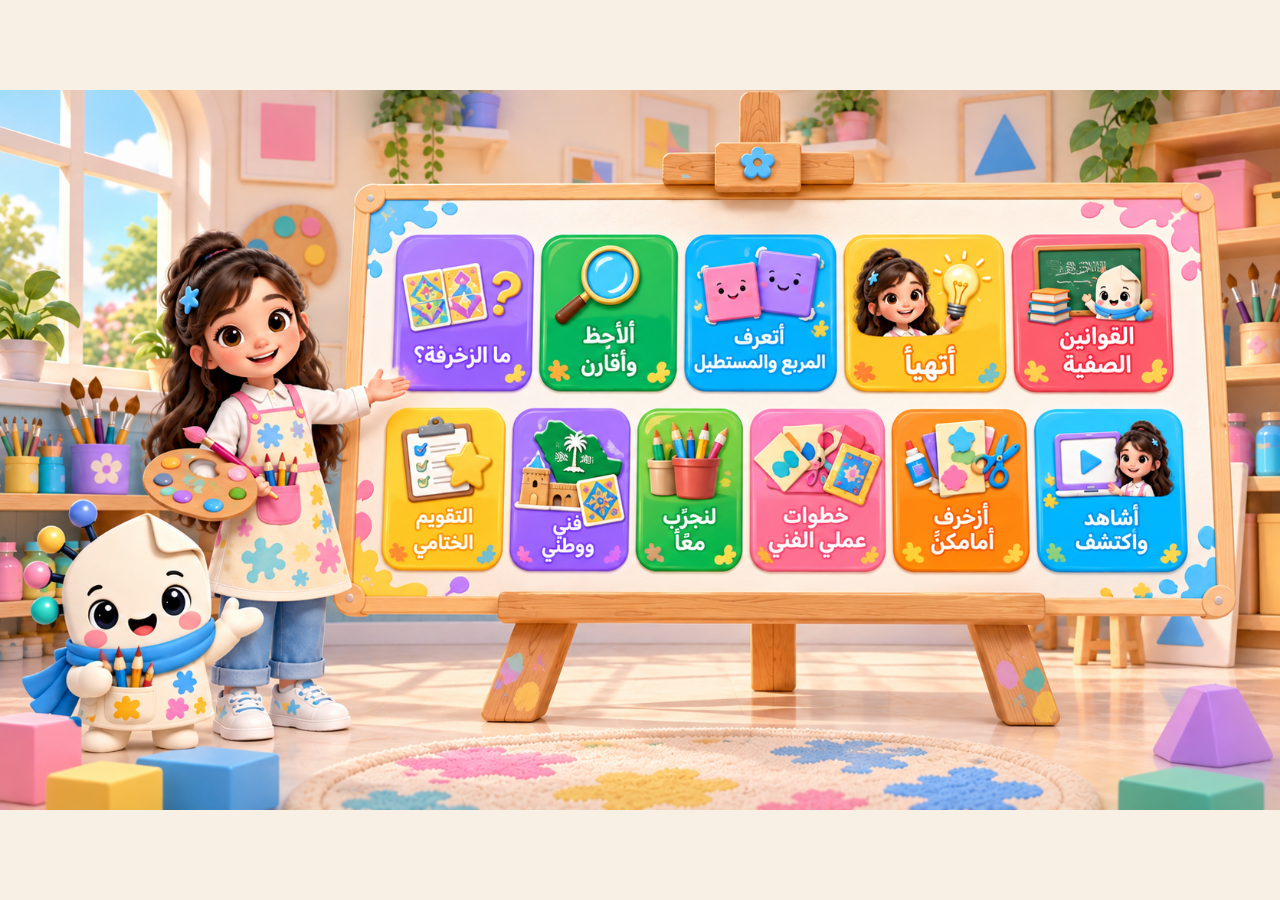
<file: index.html>
<!doctype html>
<html lang="ar" dir="rtl">
<head>
<meta charset="utf-8">
<meta name="viewport" content="width=device-width,initial-scale=1,viewport-fit=cover">
<title>أزخرف بالمربع والمستطيل</title>
<style>
*{box-sizing:border-box}html,body{margin:0;width:100%;height:100%;overflow:hidden;background:#f8f0e5}
body{display:flex;align-items:center;justify-content:center}
.stage{
  position:relative;
  width:min(100vw,calc(100vh * 1671 / 941));
  height:min(100vh,calc(100vw * 941 / 1671));
  aspect-ratio:1671/941;
  background:url('home.png') center/100% 100% no-repeat;
  flex:none;
}
.hot{position:absolute;display:block;background:transparent;border:0;border-radius:18px;cursor:pointer;-webkit-tap-highlight-color:transparent;touch-action:manipulation}
.hot:focus-visible{outline:4px solid rgba(255,255,255,.9);outline-offset:-4px}
/* الصف العلوي — الإحداثيات مرتبطة مباشرة بصورة home.png */
.rules{left:79.0%;top:19.7%;width:11.4%;height:21.7%}
.warm{left:65.0%;top:19.7%;width:12.1%;height:21.7%}
.shapes{left:52.8%;top:19.7%;width:11.5%;height:21.7%}
.compare{left:41.6%;top:19.7%;width:10.6%;height:21.7%}
.decoration{left:30.3%;top:19.7%;width:10.6%;height:21.7%}
/* الصف السفلي */
.watch{left:79.6%;top:43.7%;width:11.5%;height:22.4%}
.demo{left:68.8%;top:43.7%;width:10.4%;height:22.4%}
.steps{left:57.8%;top:43.7%;width:10.4%;height:22.4%}
.try{left:48.9%;top:43.7%;width:8.3%;height:22.4%}
.homeland{left:39.3%;top:43.7%;width:9.2%;height:22.4%}
.assessment{left:29.6%;top:43.7%;width:9.4%;height:22.4%}
</style>
</head>
<body>
<main class="stage" aria-label="الشاشة الرئيسية للدرس">
  <a class="hot rules" href="01-class-rules.html" aria-label="القوانين الصفية"></a>
  <a class="hot warm" href="02-warm-up.html" aria-label="أتهيأ"></a>
  <a class="hot shapes" href="03-shapes.html" aria-label="أتعرف المربع والمستطيل"></a>
  <a class="hot compare" href="04-compare.html" aria-label="ألاحظ وأقارن"></a>
  <a class="hot decoration" href="05-decoration.html" aria-label="ما الزخرفة؟"></a>
  <a class="hot watch" href="06-watch-discover.html" aria-label="أشاهد وأكتشف"></a>
  <a class="hot demo" href="07-demonstration.html" aria-label="أزخرف أمامكن"></a>
  <a class="hot steps" href="08-art-steps.html" aria-label="خطوات عملي الفني"></a>
  <a class="hot try" href="09-try-together.html" aria-label="لنجرب معًا"></a>
  <a class="hot homeland" href="10-art-homeland.html" aria-label="فني ووطني"></a>
  <a class="hot assessment" href="11-final-assessment.html" aria-label="التقويم الختامي"></a>
</main>
</body>
</html>
</file>
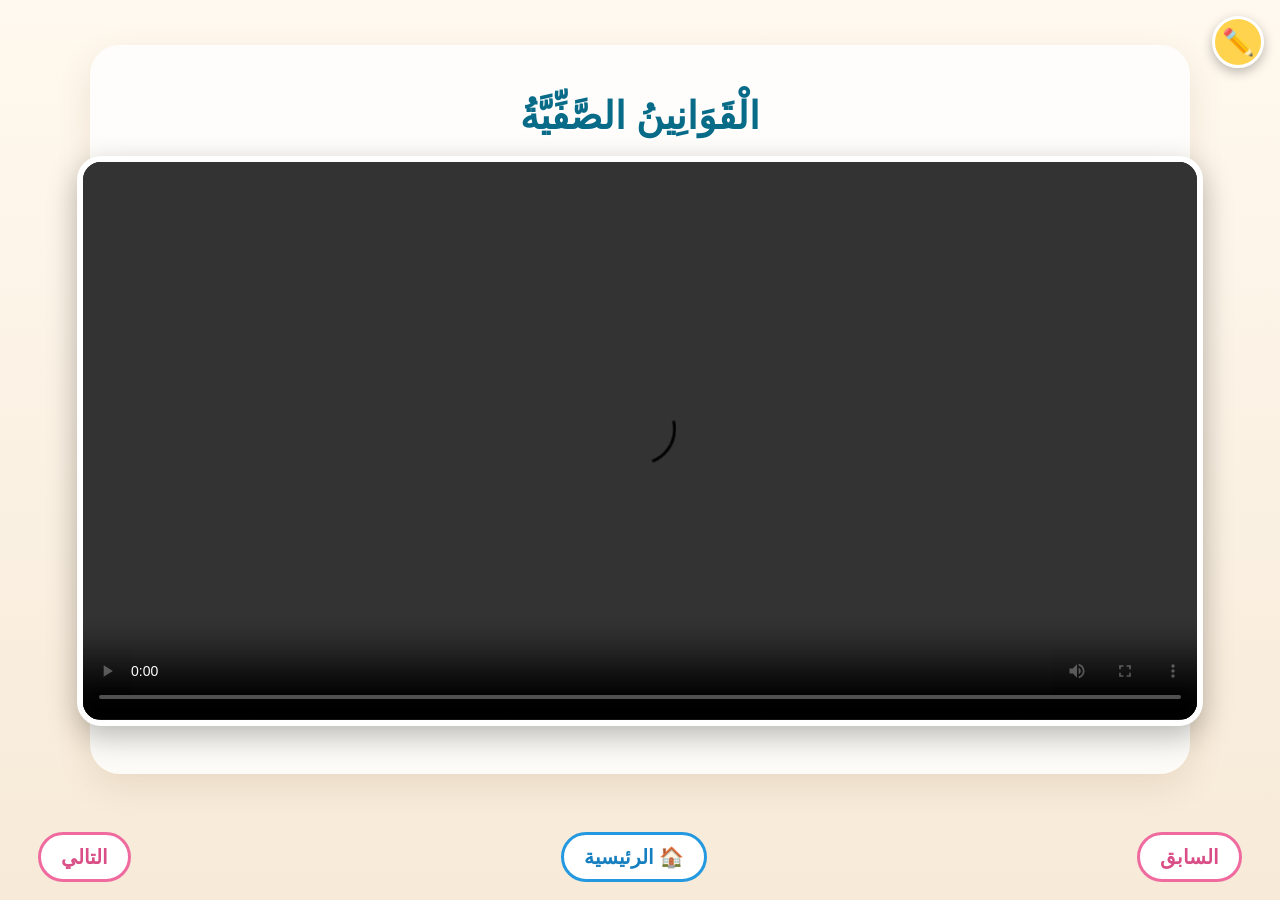
<file: 01-class-rules.html>
<!doctype html><html lang="ar" dir="rtl"><head><meta charset="utf-8"><meta name="viewport" content="width=device-width,initial-scale=1"><link rel="stylesheet" href="style.css"><title>أزخرف بالمربع والمستطيل</title></head><body><main class="page standalone-page"><div class="board"><div class="title">الْقَوَانِينُ الصَّفِّيَّةُ</div><video class="videoBox" controls playsinline src="class-rules.mp4"></video></div></main><script src="common.js"></script><script>document.addEventListener('DOMContentLoaded',()=>{document.body.insertAdjacentHTML('beforeend',nav('index.html','02-warm-up.html'));});</script></body></html>
</file>
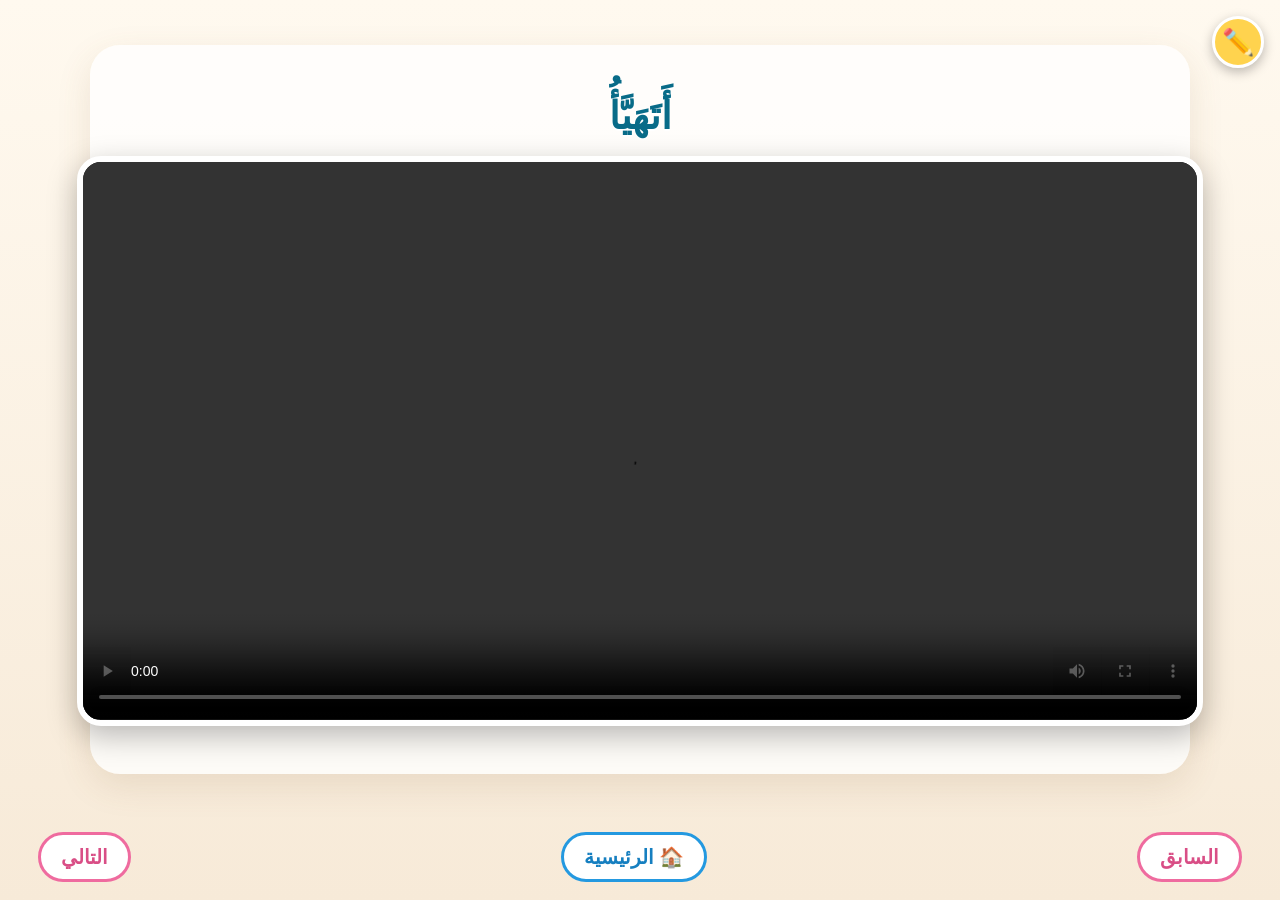
<file: 02-warm-up.html>
<!doctype html><html lang="ar" dir="rtl"><head><meta charset="utf-8"><meta name="viewport" content="width=device-width,initial-scale=1"><link rel="stylesheet" href="style.css"><title>أزخرف بالمربع والمستطيل</title></head><body><main class="page standalone-page"><div class="board"><div class="title">أَتَهَيَّأُ</div><video class="videoBox" controls playsinline src="warmup.mp4"></video></div></main><script src="common.js"></script><script>document.addEventListener('DOMContentLoaded',()=>{document.body.insertAdjacentHTML('beforeend',nav('01-class-rules.html','03-shapes.html'));});</script></body></html>
</file>
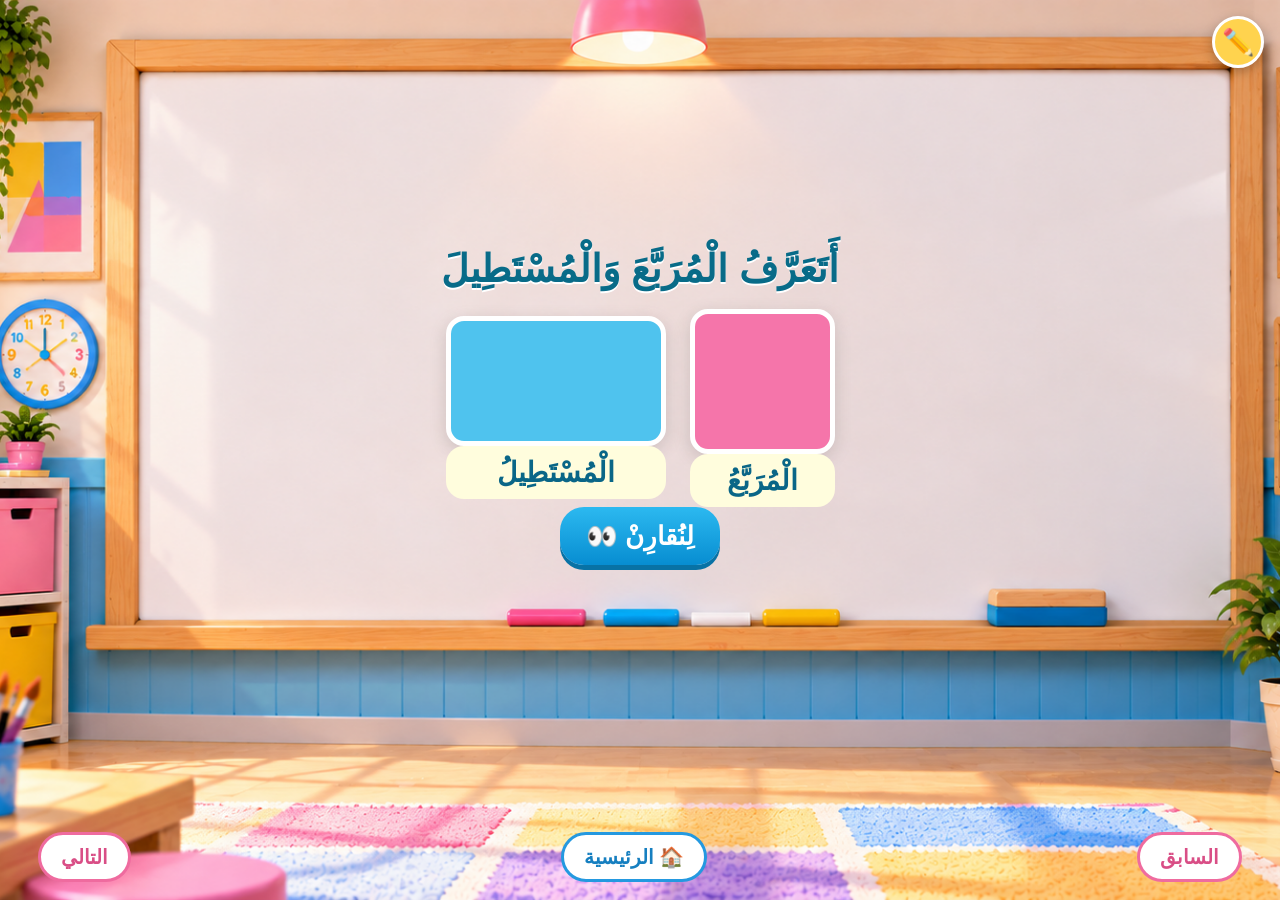
<file: 03-shapes.html>
<!doctype html><html lang="ar" dir="rtl"><head><meta charset="utf-8"><meta name="viewport" content="width=device-width,initial-scale=1"><link rel="stylesheet" href="style.css"><title>أزخرف بالمربع والمستطيل</title></head><body><main class="page" style="background-image:url('bg-shapes.png')"><div class="board"><div class="title">أَتَعَرَّفُ الْمُرَبَّعَ وَالْمُسْتَطِيلَ</div><div id="s1"><div class="row"><div><div class="shape sq pink" onclick="speak('هَذَا مُرَبَّعٌ.',this)"></div><div class="msg">الْمُرَبَّعُ</div></div><div><div class="shape rect sky" onclick="speak('هَذَا مُسْتَطِيلٌ.',this)"></div><div class="msg">الْمُسْتَطِيلُ</div></div></div><button class="btn" onclick="compare()">لِنُقارِنْ 👀</button></div><div id="s2" class="hidden"><video class="character" src="shapes-compare.mp4" autoplay controls></video><div class="row"><div class="shape sq pink"></div><div class="shape rect sky"></div></div><button class="btn" onclick="discover()">نَكْتَشِفُ الْفَرْقَ</button><button class="btn alt" onclick="drawShapes()">هَيَّا نَرْسُمُ ✏️</button></div><div id="s3" class="hidden"><div class="msg">تَتَبَّعِي الشَّكْلَ.</div><div class="row"><div class="shape sq dotted"></div><div class="shape rect dotted"></div></div><button class="btn pinkb" onclick="clearPen()">إِعادَةُ الرَّسْمِ</button></div></div></main><script src="common.js"></script><script>document.addEventListener('DOMContentLoaded',()=>{document.body.insertAdjacentHTML('beforeend',nav('02-warm-up.html','04-compare.html'));window.speak=(t,e)=>{e.animate([{transform:'scale(1)'},{transform:'scale(1.08)'},{transform:'scale(1)'}],500);speechSynthesis.speak(new SpeechSynthesisUtterance(t))};window.compare=()=>{s1.classList.add('hidden');s2.classList.remove('hidden')};window.discover=()=>{document.querySelectorAll('#s2 .shape').forEach(x=>x.animate([{outline:'0 solid gold'},{outline:'10px solid gold'},{outline:'0 solid gold'}],1000))};window.drawShapes=()=>{
  // الانتقال أولاً إلى مساحة التدريب على الرسم
  s2.classList.add('hidden');
  s3.classList.remove('hidden');
  // فتح قلم المعلمة بعد ظهور الأشكال المنقطة حتى لا تمنع طبقة الرسم ضغطة الزر نفسها
  requestAnimationFrame(()=>{
    mode('pen');
    const tools=document.querySelector('.tools');
    if(tools) tools.classList.add('open');
  });
}});</script></body></html>
</file>
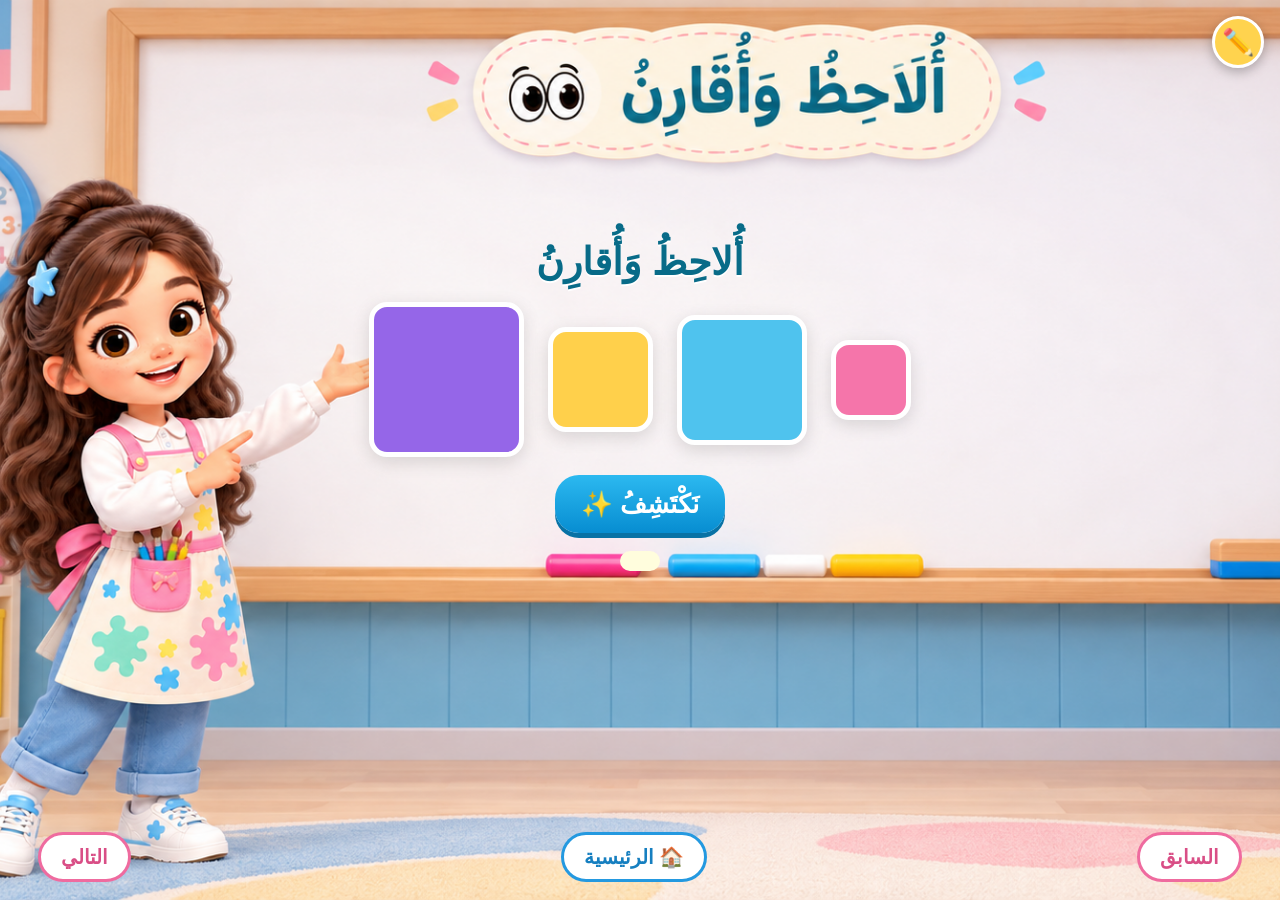
<file: 04-compare.html>
<!doctype html><html lang="ar" dir="rtl"><head><meta charset="utf-8"><meta name="viewport" content="width=device-width,initial-scale=1"><link rel="stylesheet" href="style.css"><title>أزخرف بالمربع والمستطيل</title></head><body><main class="page" style="background-image:url('bg-compare.png')"><div class="board"><div class="title">أُلاحِظُ وَأُقارِنُ</div><video id="cq" class="character" src="shapes-compare.mp4" controls autoplay></video><div id="squares" class="row"><div class="shape sq pink" style="width:80px;height:80px"></div><div class="shape sq sky" style="width:130px;height:130px"></div><div class="shape sq yellow" style="width:105px;height:105px"></div><div class="shape sq purple" style="width:155px;height:155px"></div></div><button class="btn" onclick="discoverCompare()">نَكْتَشِفُ ✨</button><div id="cm" class="msg"></div><video id="cr" class="character hidden" src="compare-result.mp4" controls></video></div></main><script src="common.js"></script><script>document.addEventListener('DOMContentLoaded',()=>{document.body.insertAdjacentHTML('beforeend',nav('03-shapes.html','05-decoration.html'));window.discoverCompare=()=>{cm.textContent='تَخْتَلِفُ فِي الْحَجْمِ';let a=[...squares.children];a.sort((x,y)=>x.offsetWidth-y.offsetWidth).forEach(x=>squares.appendChild(x));setTimeout(()=>{cm.textContent='وَتَخْتَلِفُ فِي اللَّوْنِ';a.forEach(x=>x.animate([{filter:'brightness(1)'},{filter:'brightness(1.4)'},{filter:'brightness(1)'}],700))},1200);setTimeout(()=>{cm.textContent='وَكُلُّهَا مُرَبَّعَاتٌ! ⭐';cq.classList.add('hidden');cr.classList.remove('hidden');cr.play()},2500)}});</script></body></html>
</file>
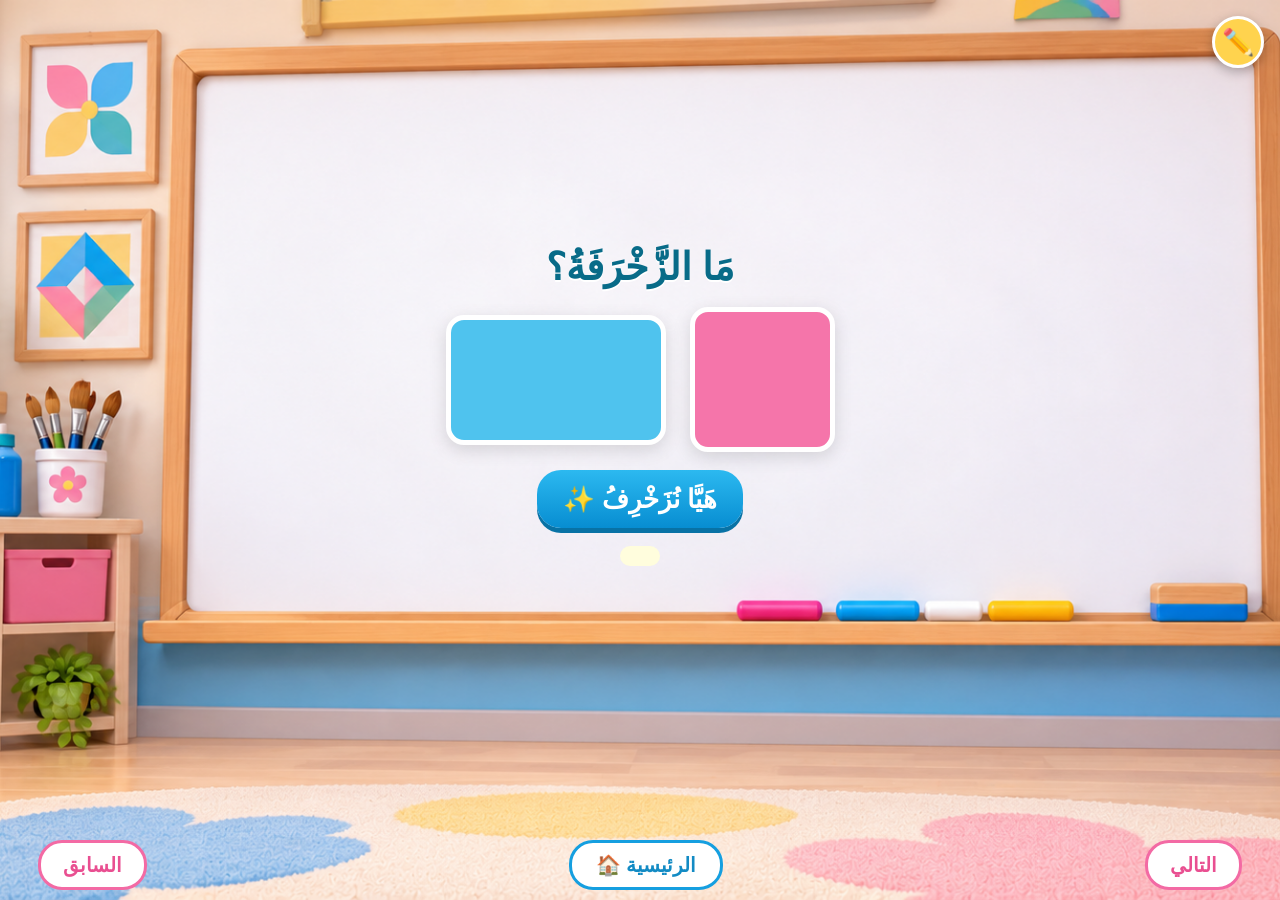
<file: 05-decoration.html>
<!doctype html><html lang="ar" dir="rtl"><head><meta charset="utf-8"><meta name="viewport" content="width=device-width,initial-scale=1"><link rel="stylesheet" href="style.css"><title>أزخرف بالمربع والمستطيل</title></head><body><main class="page" style="background-image:url('bg-decoration.png')"><div class="board"><div class="title">مَا الزَّخْرَفَةُ؟</div><video id="do" class="character" src="decoration-open.mp4" controls autoplay></video><div class="row" id="plain"><div class="shape sq pink"></div><div class="shape rect sky"></div></div><button id="decorateBtn" class="btn" type="button" onclick="decorateNow()" style="position:relative;z-index:50;pointer-events:auto;touch-action:manipulation">هَيَّا نُزَخْرِفُ ✨</button><div id="decorMsg" class="msg"></div><button id="quiz" class="btn alt hidden" onclick="quizDecor()">أَيُّهُمَا مُزَخْرَفٌ؟</button><div id="decorQuiz" class="row hidden"></div><video id="dc" class="character hidden" src="decoration-close.mp4" controls></video></div></main><nav style="position:fixed;left:0;right:0;bottom:max(10px,env(safe-area-inset-bottom));z-index:9999;display:flex;align-items:center;justify-content:space-between;padding:0 3vw;pointer-events:none">
<button type="button" onclick="location.href='06-watch-discover.html'" style="pointer-events:auto;background:#fff;border:3px solid #f36aa4;border-radius:24px;padding:10px 22px;font:700 20px Arial;color:#e94f91">التالي</button>
<button type="button" onclick="location.href='index.html'" style="pointer-events:auto;background:#fff;border:3px solid #159fe0;border-radius:24px;padding:10px 24px;font:700 20px Arial;color:#138bc4">الرئيسية 🏠</button>
<button type="button" onclick="location.href='04-compare.html'" style="pointer-events:auto;background:#fff;border:3px solid #f36aa4;border-radius:24px;padding:10px 22px;font:700 20px Arial;color:#e94f91">السابق</button>
</nav><script src="common.js"></script>
<script>
(function () {
  function byId(id){ return document.getElementById(id); }

  window.decorateNow = function () {
    var plain = byId('plain');
    var msg = byId('decorMsg');
    var openingVideo = byId('do');
    var quizBtn = byId('quiz');

    if (!plain) return;

    var shapes = plain.children;
    for (var i = 0; i < shapes.length; i++) {
      shapes[i].style.background =
        'repeating-linear-gradient(45deg,#f575aa 0px,#f575aa 20px,#ffd04b 20px,#ffd04b 40px,#4fc3ee 40px,#4fc3ee 60px)';
      shapes[i].style.transform = 'scale(1.04)';
      (function(el){
        setTimeout(function(){ el.style.transform = 'scale(1)'; }, 250);
      })(shapes[i]);
    }

    if (msg) msg.textContent = 'نُزَيِّنُ الْأَشْكَالَ فَنَصْنَعُ زَخَارِفَ جَمِيلَةً.';
    if (openingVideo) {
      openingVideo.pause();
      openingVideo.classList.add('hidden');
    }
    if (quizBtn) quizBtn.classList.remove('hidden');
  };

  window.quizDecor = function () {
    var quizBtn = byId('quiz');
    var msg = byId('decorMsg');
    var decorQuiz = byId('decorQuiz');

    if (quizBtn) quizBtn.classList.add('hidden');
    if (msg) msg.textContent = 'اِخْتَرْنَ الشَّكْلَ الْمُزَخْرَفَ.';
    if (!decorQuiz) return;

    decorQuiz.innerHTML =
      '<button class="card" type="button" onclick="decorAnswer(false)"><div class="shape sq pink"></div></button>' +
      '<button class="card" type="button" onclick="decorAnswer(true)"><div class="shape rect" style="background:repeating-linear-gradient(45deg,#f575aa 0px,#f575aa 20px,#ffd04b 20px,#ffd04b 40px,#4fc3ee 40px,#4fc3ee 60px)"></div></button>';
    decorQuiz.classList.remove('hidden');
  };

  window.decorAnswer = function (ok) {
    var msg = byId('decorMsg');
    var decorQuiz = byId('decorQuiz');
    var openingVideo = byId('do');
    var closingVideo = byId('dc');

    if (!ok) {
      if (msg) msg.textContent = 'حَاوِلْنَ مَرَّةً أُخْرَى.';
      return;
    }

    if (msg) msg.textContent = 'أَحْسَنْتُنَّ! هَذَا شَكْلٌ مُزَخْرَفٌ.';
    if (decorQuiz) decorQuiz.classList.add('hidden');
    if (openingVideo) openingVideo.classList.add('hidden');
    if (closingVideo) {
      closingVideo.classList.remove('hidden');
      var p = closingVideo.play();
      if (p && p.catch) p.catch(function(){});
    }
  };

  var btn = byId('decorateBtn');
  if (btn) {
    btn.onclick = function (e) {
      e.preventDefault();
      e.stopPropagation();
      window.decorateNow();
      return false;
    };
    btn.addEventListener('touchend', function (e) {
      e.preventDefault();
      window.decorateNow();
    }, {passive:false});
  }
})();
</script></body></html>
</file>
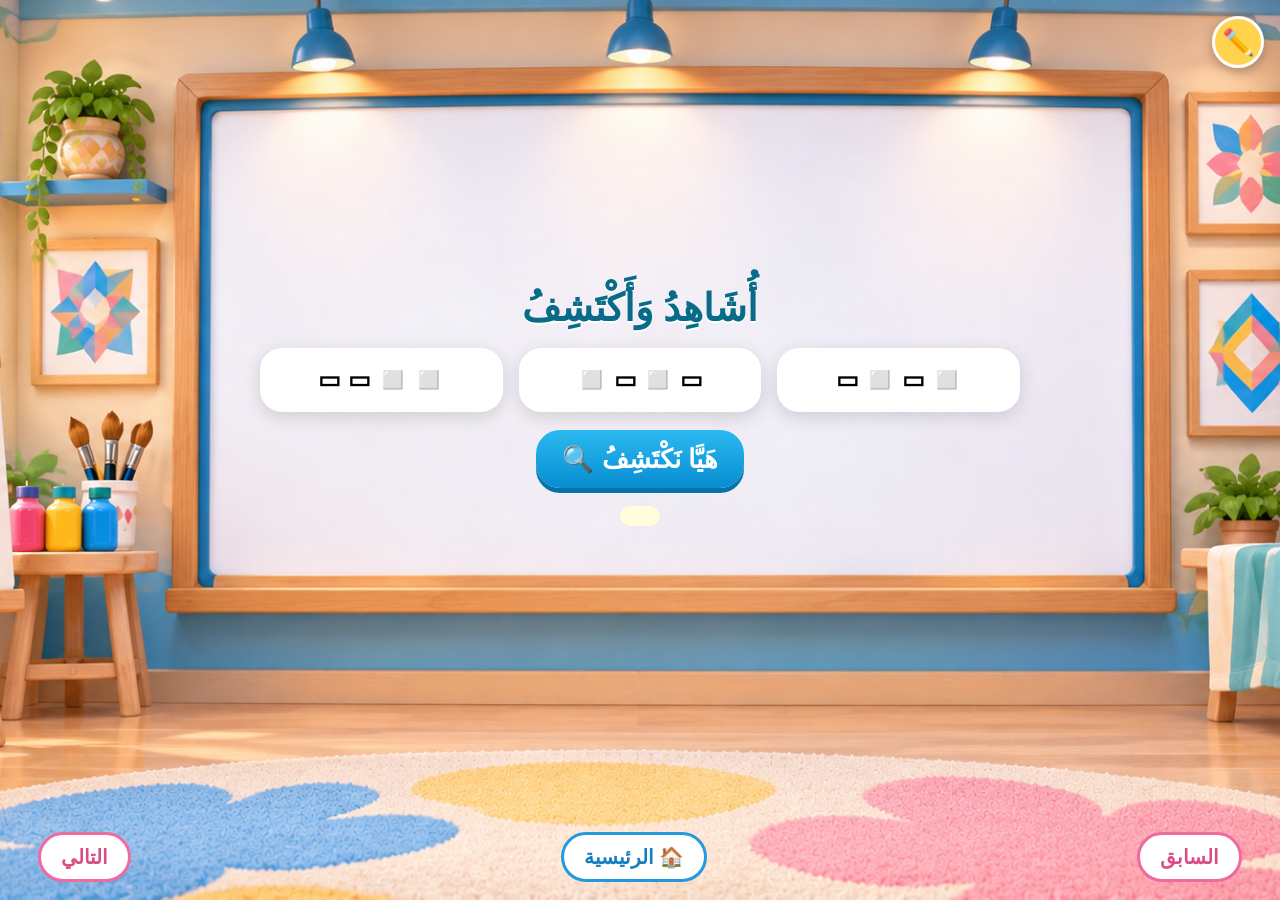
<file: 06-watch-discover.html>
<!doctype html><html lang="ar" dir="rtl"><head><meta charset="utf-8"><meta name="viewport" content="width=device-width,initial-scale=1"><link rel="stylesheet" href="style.css"><title>أزخرف بالمربع والمستطيل</title></head><body><main class="page" style="background-image:url('bg-watch.png')"><div class="board"><div class="title">أُشَاهِدُ وَأَكْتَشِفُ</div><video id="wo" class="character" src="watch-open.mp4" controls autoplay></video><div class="cards" id="patterns"><div class="card">◻️ ▭ ◻️ ▭</div><div class="card">▭ ◻️ ▭ ◻️</div><div class="card">◻️ ◻️ ▭ ▭</div></div><button class="btn" onclick="discoverPattern()">هَيَّا نَكْتَشِفُ 🔍</button><div id="wm" class="msg"></div><video id="wc" class="character hidden" src="watch-close.mp4" controls></video></div></main><script src="common.js"></script><script>document.addEventListener('DOMContentLoaded',()=>{document.body.insertAdjacentHTML('beforeend',nav('05-decoration.html','07-demonstration.html'));window.discoverPattern=()=>{wm.textContent='نُكَرِّرُ الْأَشْكَالَ فَنُكَوِّنُ زَخْرَفَةً.';patterns.querySelectorAll('.card').forEach(x=>x.animate([{transform:'scale(1)'},{transform:'scale(1.08)'},{transform:'scale(1)'}],800));setTimeout(()=>{wo.classList.add('hidden');wc.classList.remove('hidden');wc.play()},1200)}});</script></body></html>
</file>
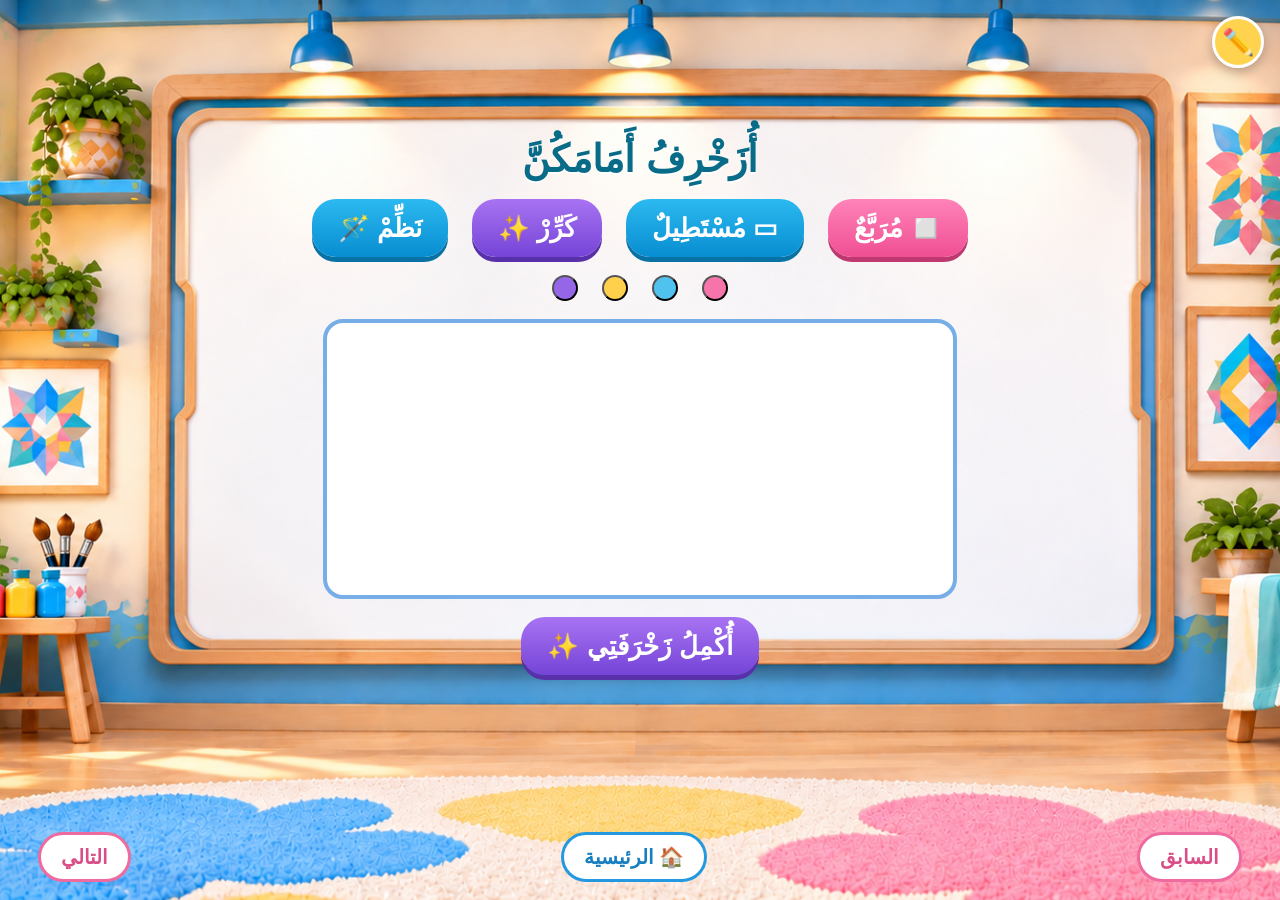
<file: 07-demonstration.html>
<!doctype html><html lang="ar" dir="rtl"><head><meta charset="utf-8"><meta name="viewport" content="width=device-width,initial-scale=1"><link rel="stylesheet" href="style.css"><title>أزخرف بالمربع والمستطيل</title></head><body><main class="page" style="background-image:url('bg-demo.png')"><div class="board"><div class="title">أُزَخْرِفُ أَمَامَكُنَّ</div><video id="deOpen" class="character" src="demo-open.mp4" controls autoplay></video><div class="row"><button class="btn pinkb" onclick="kind='sq'">◻️ مُرَبَّعٌ</button><button class="btn" onclick="kind='rect'">▭ مُسْتَطِيلٌ</button><button class="btn alt" onclick="duplicate()">كَرِّرْ ✨</button><button class="btn" onclick="arrange()">نَظِّمْ 🪄</button></div><div class="row"><button class="color" style="background:#f575aa" onclick="col='#f575aa'"></button><button class="color" style="background:#4fc3ee" onclick="col='#4fc3ee'"></button><button class="color" style="background:#ffd04b" onclick="col='#ffd04b'"></button><button class="color" style="background:#9566e8" onclick="col='#9566e8'"></button></div><div id="workspace" style="width:75%;height:280px;background:#fff;border:4px solid #78aee7;border-radius:20px;position:relative" onclick="addShape(event)"></div><button class="btn alt" onclick="finishDemo()">أُكْمِلُ زَخْرَفَتِي ✨</button><video id="deClose" class="character hidden" src="demo-close.mp4" controls></video></div></main><script src="common.js"></script><script>document.addEventListener('DOMContentLoaded',()=>{document.body.insertAdjacentHTML('beforeend',nav('06-watch-discover.html','08-art-steps.html'));window.kind='sq';window.col='#f575aa';let selected=null;window.addShape=e=>{if(e.target!==workspace)return;let d=document.createElement('div');d.className=window.kind==='sq'?'smallshape':'smallrect';d.style.cssText=`position:absolute;left:${e.offsetX-30}px;top:${e.offsetY-30}px;background:${window.col};cursor:move`;d.onclick=ev=>{ev.stopPropagation();selected=d};workspace.appendChild(d);selected=d};window.duplicate=()=>{if(!selected)return;let n=selected.cloneNode();n.style.left=(parseInt(selected.style.left)+75)+'px';n.onclick=selected.onclick;workspace.appendChild(n);selected=n};window.arrange=()=>{[...workspace.children].forEach((x,i)=>{x.style.left=(20+i*100)+'px';x.style.top='100px'})};window.finishDemo=()=>{deClose.classList.remove('hidden');deClose.play()}});</script></body></html>
</file>
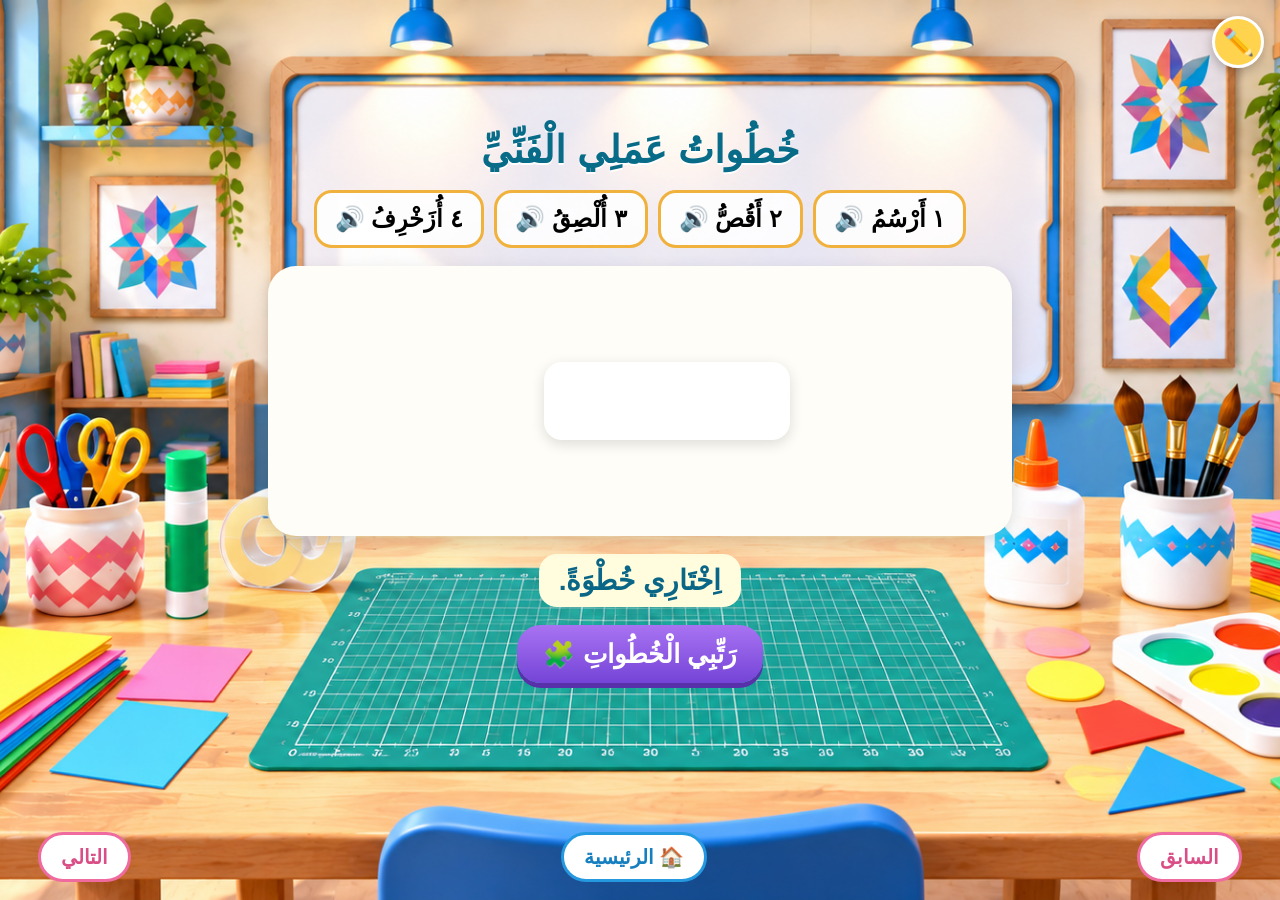
<file: 08-art-steps.html>
<!doctype html><html lang="ar" dir="rtl"><head><meta charset="utf-8"><meta name="viewport" content="width=device-width,initial-scale=1"><link rel="stylesheet" href="style.css"><title>خُطُواتُ عَمَلِي الْفَنِّيِّ</title><style>
.workstage{position:relative;width:min(88%,820px);height:270px;background:#fffdf7;border-radius:28px;padding:16px;overflow:hidden;box-shadow:0 6px 18px #0002;display:flex;align-items:center;justify-content:center}.paper{position:relative;width:82%;height:82%;background:#fff;border-radius:18px;box-shadow:0 4px 14px #0002;overflow:hidden}.demo-svg{width:100%;height:100%;display:block}.trace{fill:none;stroke:#168fd1;stroke-width:7;stroke-linecap:round;stroke-linejoin:round;stroke-dasharray:900;stroke-dashoffset:900}.trace.go{animation:drawLine 1.6s ease forwards}.trace.r2.go{animation-delay:.45s}.cutline{fill:#f575aa;stroke:#777;stroke-width:4;stroke-dasharray:12 9}.scissor{position:absolute;font-size:48px;left:17%;top:58%;opacity:0;z-index:3}.scissor.go{opacity:1;animation:cutMove 2.1s ease-in-out forwards}.cutpiece{position:absolute;width:130px;height:105px;background:#f575aa;border-radius:12px;left:34%;top:29%;opacity:0}.cutpiece.go{animation:pieceOut .8s 1.7s ease forwards}.basecard{position:absolute;width:210px;height:145px;background:#fff2c7;border:4px solid #e3bd58;border-radius:18px;right:16%;top:22%}.gluepiece{position:absolute;width:125px;height:90px;background:#4fc3ee;border-radius:12px;left:13%;top:36%;z-index:2;box-shadow:0 4px 10px #0002}.gluepiece.go{animation:glueMove 1.8s 1.25s ease forwards}.gluestick{position:absolute;left:28%;top:22%;font-size:58px;z-index:4;opacity:0;transform:rotate(-25deg)}.gluestick.go{animation:glueBrush 1.25s ease forwards}.gluemark{position:absolute;left:36%;top:33%;width:105px;height:72px;border:8px dashed #f2c94c;border-radius:12px;opacity:0;z-index:1}.gluemark.go{animation:glueMark 1.1s .25s ease forwards}.decorShape{position:relative;width:260px;height:150px;background:#fff2c7;border:5px solid #e0b74d;border-radius:20px;overflow:hidden}.unit{position:absolute;width:42px;height:42px;border-radius:7px;opacity:0;transform:scale(.3)}.unit.go{animation:unitIn .45s ease forwards}.u1{background:#f575aa;right:22px;top:20px}.u2{background:#4fc3ee;right:76px;top:20px;animation-delay:.18s!important}.u3{background:#ffd04b;right:130px;top:20px;animation-delay:.36s!important}.u4{background:#9566e8;right:184px;top:20px;animation-delay:.54s!important}.u5{background:#4fc3ee;right:22px;top:78px;animation-delay:.72s!important}.u6{background:#f575aa;right:76px;top:78px;animation-delay:.9s!important}.u7{background:#9566e8;right:130px;top:78px;animation-delay:1.08s!important}.u8{background:#ffd04b;right:184px;top:78px;animation-delay:1.26s!important}.orderbox{display:none;width:92%;background:#fffdf7;border-radius:24px;padding:14px}.orderbox.show{display:block}.ordercards,.ordertargets{display:flex;gap:10px;justify-content:center;flex-wrap:wrap;margin:8px}.ordercard,.target{min-width:135px;padding:12px;border-radius:16px;font-size:20px;font-weight:900}.ordercard{background:#fff;border:3px solid #9b6be8;cursor:grab;touch-action:none}.target{background:#f5f0ff;border:3px dashed #9b6be8;min-height:58px}.target.ok{background:#e7ffe9;border-style:solid}.activeStep{background:#fff2b8!important;transform:translateY(-3px)}
@keyframes drawLine{to{stroke-dashoffset:0}}@keyframes cutMove{0%{left:17%;top:58%;transform:rotate(-20deg)}35%{left:35%;top:23%;transform:rotate(20deg)}70%{left:53%;top:23%;transform:rotate(90deg)}100%{left:55%;top:62%;transform:rotate(170deg)}}@keyframes pieceOut{to{opacity:1;transform:translateY(32px) rotate(5deg);box-shadow:0 8px 15px #0003}}@keyframes bottleIn{0%{opacity:0;transform:translateY(-20px) rotate(-18deg)}35%,85%{opacity:1;transform:translateY(0) rotate(28deg)}100%{opacity:0;transform:translateY(8px) rotate(28deg)}}@keyframes glueAppear{0%{opacity:0;width:10px}50%,100%{opacity:1;width:105px}}@keyframes glueMove{0%,45%{left:15%;top:35%;transform:scale(1)}100%{left:58%;top:31%;transform:scale(.92);box-shadow:0 5px 12px #0003}}@keyframes glueBrush{0%{opacity:0;left:28%;top:22%}15%{opacity:1}45%{left:42%;top:38%;transform:rotate(10deg)}80%{left:50%;top:48%;transform:rotate(-8deg)}100%{opacity:0;left:55%;top:42%}}@keyframes glueMark{0%{opacity:0}35%{opacity:1}100%{opacity:.75}}@keyframes unitIn{to{opacity:1;transform:scale(1)}}
@media(max-width:800px){.workstage{height:230px;width:96%}.step{font-size:18px;padding:9px}.basecard{right:8%}.decorShape{transform:scale(.82)}}
</style></head><body><main class="page" style="background-image:url('bg-steps.png')"><div class="board"><div class="title">خُطُواتُ عَمَلِي الْفَنِّيِّ</div><video id="so" class="character" src="steps-open.mp4" controls autoplay playsinline></video><div class="stepbar"><button class="step" data-n="1" onclick="runStep(1)">١ أَرْسُمُ 🔊</button><button class="step" data-n="2" onclick="runStep(2)">٢ أَقُصُّ 🔊</button><button class="step" data-n="3" onclick="runStep(3)">٣ أُلْصِقُ 🔊</button><button class="step" data-n="4" onclick="runStep(4)">٤ أُزَخْرِفُ 🔊</button></div><div id="stepArea" class="workstage"><div id="visual"></div></div><div id="stepMsg" class="msg">اِخْتَارِي خُطْوَةً.</div><video id="warn" class="character hidden" src="minbar-warning.mp4" controls playsinline></video><button id="orderBtn" class="btn alt" onclick="showOrder()">رَتِّبِي الْخُطُواتِ 🧩</button><div id="orderBox" class="orderbox"><div class="msg">رَتِّبِي: أَرْسُمُ ← أَقُصُّ ← أُلْصِقُ ← أُزَخْرِفُ</div><div id="orderCards" class="ordercards"></div><div id="targets" class="ordertargets"></div><div id="orderFeedback" class="feedback"></div></div><video id="sc" class="character hidden" src="steps-close.mp4" controls playsinline></video><audio id="aud"></audio></div></main><script src="common.js"></script><script>
document.addEventListener('DOMContentLoaded',()=>{document.body.insertAdjacentHTML('beforeend',nav('07-demonstration.html','09-try-together.html'));showDraw(false);const hideOpening=()=>{so.classList.add('hidden');const c=so.nextElementSibling;if(c&&c.tagName==='CANVAS')c.classList.add('hidden')};so.addEventListener('ended',hideOpening);setTimeout(()=>{if(so.ended)hideOpening()},200)});
const files=['','draw.wav','cut.wav','glue.wav','decorate.wav'];const msgs=['','أَرْسُمُ الشَّكْلَ الْهَنْدَسِيَّ.','أَقُصُّ الشَّكْلَ الْهَنْدَسِيَّ.','أُلْصِقُ الشَّكْلَ الْهَنْدَسِيَّ.','أُزَخْرِفُ الشَّكْلَ.'];
function mark(n){document.querySelectorAll('.step').forEach(b=>b.classList.toggle('activeStep',+b.dataset.n===n));stepMsg.textContent=msgs[n];aud.src=files[n];aud.currentTime=0;aud.play().catch(()=>{})}
function showDraw(play=true){visual.innerHTML=`<div class="paper"><svg class="demo-svg" viewBox="0 0 700 220"><rect class="trace r1" x="390" y="48" width="145" height="125" rx="10"/><rect class="trace r2" x="120" y="62" width="215" height="100" rx="10"/></svg></div>`;if(play)setTimeout(()=>document.querySelectorAll('.trace').forEach(x=>x.classList.add('go')),80)}
function showCut(){visual.innerHTML=`<div class="paper"><div style="position:absolute;left:34%;top:29%;width:130px;height:105px;border:4px dashed #777;border-radius:12px;background:#f9b0cd88"></div><div class="cutpiece"></div><div class="scissor">✂️</div></div>`;setTimeout(()=>{document.querySelector('.scissor').classList.add('go');document.querySelector('.cutpiece').classList.add('go')},80)}
function showGlue(){visual.innerHTML=`<div class="paper"><div class="basecard"></div><div class="gluemark"></div><div class="gluestick">🧴</div><div class="gluepiece"></div></div>`;setTimeout(()=>{document.querySelector('.gluestick').classList.add('go');document.querySelector('.gluemark').classList.add('go');document.querySelector('.gluepiece').classList.add('go')},80)}
function showDecor(){visual.innerHTML=`<div class="decorShape">${Array.from({length:8},(_,i)=>`<span class="unit u${i+1}"></span>`).join('')}</div>`;setTimeout(()=>document.querySelectorAll('.unit').forEach(x=>x.classList.add('go')),80)}
window.runStep=n=>{mark(n);if(n===1)showDraw();if(n===3)showGlue();if(n===4)showDecor();if(n===2){warn.classList.remove('hidden');warn.currentTime=0;warn.play().catch(()=>{});visual.innerHTML='<div class="msg">⚠️ أَسْتَخْدِمُ الْمِقَصَّ بِحَذَرٍ.</div>';let done=()=>{warn.classList.add('hidden');showCut()};warn.onended=done;setTimeout(()=>{if(!warn.classList.contains('hidden')&&warn.paused)done()},3500)}};
const order=[{id:1,t:'أَرْسُمُ ✏️'},{id:2,t:'أَقُصُّ ✂️'},{id:3,t:'أُلْصِقُ 🖐️'},{id:4,t:'أُزَخْرِفُ 🎨'}];let selected=null;
window.showOrder=()=>{orderBtn.style.display='none';stepArea.style.display='none';stepMsg.style.display='none';orderBox.classList.add('show');let shuffled=[3,1,4,2];orderCards.innerHTML=shuffled.map(i=>`<button class="ordercard" data-id="${i}">${order[i-1].t}</button>`).join('');targets.innerHTML=order.map(x=>`<button class="target" data-need="${x.id}">${x.id}</button>`).join('');document.querySelectorAll('.ordercard').forEach(c=>c.onclick=()=>{selected=c;document.querySelectorAll('.ordercard').forEach(x=>x.style.outline='');c.style.outline='5px solid #ffd04b'});document.querySelectorAll('.target').forEach(t=>t.onclick=()=>place(t))};
function place(t){if(!selected)return;if(+selected.dataset.id===+t.dataset.need){t.textContent=selected.textContent;t.classList.add('ok');selected.remove();selected=null;if(!document.querySelector('.ordercard')){orderFeedback.textContent='أَحْسَنْتُنَّ! أَصْبَحْنَا مُسْتَعِدَّاتٍ لِلْعَمَلِ الْفَنِّيِّ. ⭐';setTimeout(()=>{so.classList.add('hidden');sc.classList.remove('hidden');sc.play().catch(()=>{})},600)}}else{t.animate([{transform:'translateX(0)'},{transform:'translateX(-8px)'},{transform:'translateX(8px)'},{transform:'translateX(0)'}],350)}}
</script></body></html>
</file>
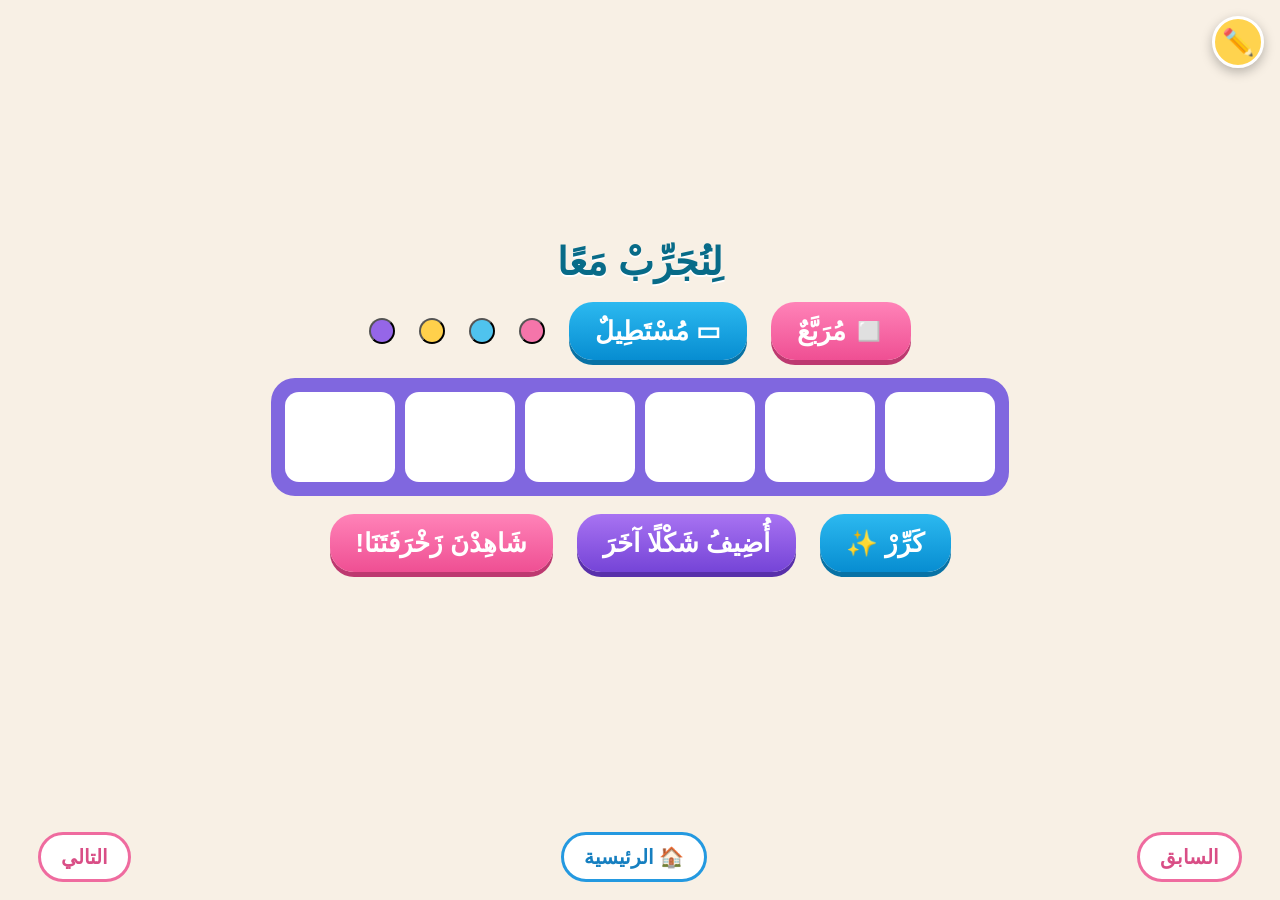
<file: 09-try-together.html>
<!doctype html><html lang="ar" dir="rtl"><head><meta charset="utf-8"><meta name="viewport" content="width=device-width,initial-scale=1"><link rel="stylesheet" href="style.css"><style>#to.character,#tc.character,#to+canvas.character,#tc+canvas.character{left:-15%;bottom:8%;width:min(18vw,210px);max-height:32vh}@media(max-width:900px){#to.character,#tc.character,#to+canvas.character,#tc+canvas.character{left:-10%;bottom:6%;width:min(16vw,150px)}}</style><title>أزخرف بالمربع والمستطيل</title></head><body><main class="page"><div class="board"><div class="title">لِنُجَرِّبْ مَعًا</div><video id="to" class="character" src="try-open.mp4" controls autoplay></video><div class="row"><button class="btn pinkb" data-try-shape="sq" onclick="selectShape('sq',this)">◻️ مُرَبَّعٌ</button><button class="btn" data-try-shape="rect" onclick="selectShape('rect',this)">▭ مُسْتَطِيلٌ</button><button class="color" style="background:#f575aa" data-try-color onclick="selectColor('#f575aa',this)"></button><button class="color" style="background:#4fc3ee" data-try-color onclick="selectColor('#4fc3ee',this)"></button><button class="color" style="background:#ffd04b" data-try-color onclick="selectColor('#ffd04b',this)"></button><button class="color" style="background:#9566e8" data-try-color onclick="selectColor('#9566e8',this)"></button></div><div id="slots" class="slots"><div class="slot"></div><div class="slot"></div><div class="slot"></div><div class="slot"></div><div class="slot"></div><div class="slot"></div></div><div class="row"><button class="btn" onclick="repeatTry()">كَرِّرْ ✨</button><button class="btn alt" onclick="addOther()">أُضِيفُ شَكْلًا آخَرَ</button><button class="btn pinkb" onclick="finishTry()">شَاهِدْنَ زَخْرَفَتَنَا!</button></div><video id="tc" class="character hidden" src="try-close.mp4" controls></video></div></main><script src="common.js"></script><script>
let tryShape='sq', tryColor='#f575aa', tryIndex=0, alternate=false;
function selectShape(v,btn){tryShape=v; document.querySelectorAll('[data-try-shape]').forEach(b=>b.classList.remove('activeStep')); if(btn)btn.classList.add('activeStep')}
function selectColor(v,btn){tryColor=v; document.querySelectorAll('[data-try-color]').forEach(b=>b.style.outline=''); if(btn)btn.style.outline='5px solid white'}
function repeatTry(){if(tryIndex>=6)return;const d=document.createElement('div');d.className=tryShape==='sq'?'smallshape':'smallrect';d.style.background=tryColor;slots.children[tryIndex++].appendChild(d);d.animate([{transform:'scale(.2)'},{transform:'scale(1.15)'},{transform:'scale(1)'}],450)}
function addOther(){tryShape=tryShape==='sq'?'rect':'sq';const btn=document.querySelector(`[data-try-shape="${tryShape}"]`);selectShape(tryShape,btn)}
function finishTry(){if(tryIndex===0){for(let i=0;i<6;i++)repeatTry()}else while(tryIndex<6)repeatTry();to.classList.add('hidden');tc.classList.remove('hidden');tc.play().catch(()=>{})}
document.addEventListener('DOMContentLoaded',()=>{document.body.insertAdjacentHTML('beforeend',nav('08-art-steps.html','10-art-homeland.html'));const sq=document.querySelector('[data-try-shape="sq"]');if(sq)sq.classList.add('activeStep')});
</script></body></html>
</file>
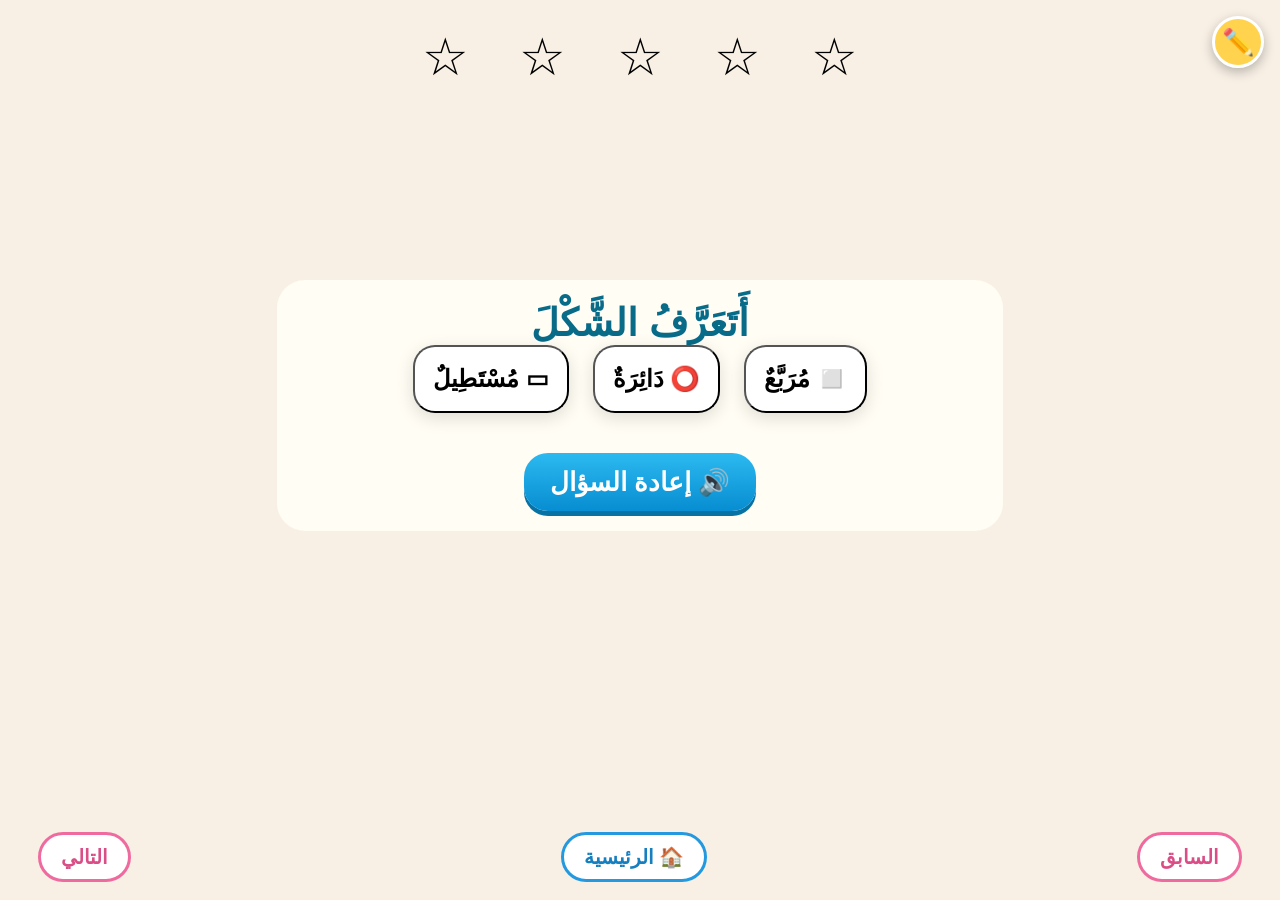
<file: 11-final-assessment.html>
<!doctype html><html lang="ar" dir="rtl"><head><meta charset="utf-8"><meta name="viewport" content="width=device-width,initial-scale=1"><link rel="stylesheet" href="style.css"><title>أزخرف بالمربع والمستطيل</title></head><body><main class="page"><div class="stars" id="stars"><span>☆</span><span>☆</span><span>☆</span><span>☆</span><span>☆</span></div><div class="board"><div class="assess"><div class="title" id="qtitle"></div><div id="qbody"></div><div id="fb" class="feedback"></div><button class="btn" onclick="speakQ()">🔊 إعادة السؤال</button></div><video id="lc" class="character hidden" src="lesson-close.mp4" controls></video></div></main><script src="common.js"></script><script>document.addEventListener('DOMContentLoaded',()=>{document.body.insertAdjacentHTML('beforeend',nav('10-art-homeland.html','index.html'));let qi=0,sub=0;const qs=[{t:'أَتَعَرَّفُ الشَّكْلَ',voice:['أَيْنَ الْمُرَبَّعُ؟','أَيْنَ الْمُسْتَطِيلُ؟']},{t:'أُلَاحِظُ وَأُقَارِنُ',voice:['أَيُّهُمَا أَطْوَلُ؟']},{t:'أَكْتَشِفُ الزَّخْرَفَةَ',voice:['أَيُّهَا زَخْرَفَةٌ؟']},{t:'أُكْمِلُ النَّمَطَ',voice:['مَا الشَّكْلُ الَّذِي يُكْمِلُ الزَّخْرَفَةَ؟']},{t:'أُرَتِّبُ خُطُواتِ عَمَلِي',voice:['رَتِّبْنَ خُطُواتِ الْعَمَلِ الْفَنِّيِّ.']}];function render(){qtitle.textContent=qs[qi].t;fb.textContent='';if(qi===0){qbody.innerHTML='<div class="row"><button class="card" onclick="ans(\'sq\')">◻️ مُرَبَّعٌ</button><button class="card" onclick="ans(\'circle\')">⭕ دَائِرَةٌ</button><button class="card" onclick="ans(\'rect\')">▭ مُسْتَطِيلٌ</button></div>'}else if(qi===1){qbody.innerHTML='<div class="row"><button class="shape sq pink" onclick="ans(\'sq\')"></button><button class="shape rect sky" onclick="ans(\'rect\')"></button></div>'}else if(qi===2){qbody.innerHTML='<div class="cards"><button class="card" onclick="ans(\'one\')">◻️</button><button class="card" onclick="ans(\'pattern\')">◻️ ▭ ◻️ ▭</button><button class="card" onclick="ans(\'mess\')">◻️　▭<br>　◻️</button></div>'}else if(qi===3){qbody.innerHTML='<div class="msg">■ ▭ ■ ▭ ■ ❓</div><div class="row"><button class="card" onclick="ans(\'sq\')">■</button><button class="card" onclick="ans(\'rect\')">▭</button></div>'}else{qbody.innerHTML='<div class="msg">اِضْغَطْنَ الْخُطُواتِ بِالتَّرْتِيبِ.</div><div class="cards" id="finalOrder"><button class="card" data-n="3" onclick="orderTap(this)">🖐️ أُلْصِقُ</button><button class="card" data-n="1" onclick="orderTap(this)">✏️ أَرْسُمُ</button><button class="card" data-n="4" onclick="orderTap(this)">🎨 أُزَخْرِفُ</button><button class="card" data-n="2" onclick="orderTap(this)">✂️ أَقُصُّ</button></div><div id="orderProgress" class="msg">١ ← ٢ ← ٣ ← ٤</div>'}speakQ()}window.speakQ=()=>{speechSynthesis.cancel();speechSynthesis.speak(new SpeechSynthesisUtterance(qs[qi].voice[sub]||qs[qi].voice[0]))};window.ans=a=>{let ok=false;if(qi===0){ok=(sub===0&&a==='sq')||(sub===1&&a==='rect');if(ok&&sub===0){fb.textContent='أَحْسَنْتُنَّ!';sub=1;setTimeout(render,800);return}}else if(qi===1)ok=a==='rect';else if(qi===2)ok=a==='pattern';else if(qi===3)ok=a==='rect';else ok=a==='order';if(!ok){fb.textContent='حَاوِلْنَ مَرَّةً أُخْرَى.';return}fb.textContent='أَحْسَنْتُنَّ!';stars.children[qi].textContent='★';stars.children[qi].classList.add('done');setTimeout(()=>{qi++;sub=0;if(qi<5)render();else{qtitle.textContent='أَحْسَنْتُنَّ! ⭐⭐⭐⭐⭐';qbody.innerHTML='<div class="msg">أَنْتُنَّ فَنَّانَاتٌ مُبْدِعَاتٌ!</div>';lc.classList.remove('hidden');lc.play()}},900)};window.orderTap=(b)=>{if(qi!==4)return;const chosen=document.querySelectorAll('#finalOrder .card[data-picked="1"]').length+1;if(+b.dataset.n===chosen){b.dataset.picked='1';b.disabled=true;b.style.background='#e7ffe9';b.style.border='4px solid #35b86a';if(chosen===4)setTimeout(()=>ans('order'),350)}else{fb.textContent='حَاوِلْنَ مَرَّةً أُخْرَى.';b.animate([{transform:'translateX(0)'},{transform:'translateX(-8px)'},{transform:'translateX(8px)'},{transform:'translateX(0)'}],300)}};render();});</script></body></html>
</file>
<file: style.css>
:root{--blue:#087da3;--pink:#f35f9e;--yellow:#ffc642;--purple:#8b5be8;--green:#35b86a}
*{box-sizing:border-box}html,body{margin:0;width:100%;height:100%;font-family:"Tahoma","Arial",sans-serif;direction:rtl;background:#f8f0e5;overflow:hidden}.page{position:relative;width:100vw;height:100vh;background-size:cover;background-position:center}.board{position:absolute;inset:8% 17% 18% 17%;display:flex;flex-direction:column;align-items:center;justify-content:center;gap:18px;text-align:center}.title{font-size:clamp(24px,3vw,48px);font-weight:900;color:#086b88;text-shadow:0 2px #fff}.row{display:flex;gap:24px;align-items:center;justify-content:center;flex-wrap:wrap}.shape{border:5px solid #fff;box-shadow:0 5px 18px #0002;cursor:pointer;transition:.25s}.sq{width:145px;height:145px;border-radius:18px}.rect{width:220px;height:130px;border-radius:18px}.pink{background:#f575aa}.sky{background:#4fc3ee}.yellow{background:#ffd04b}.purple{background:#9566e8}.btn{border:0;border-radius:24px;padding:14px 26px;font-size:clamp(18px,2vw,30px);font-weight:800;color:#fff;background:linear-gradient(#2cb9f0,#078dd1);box-shadow:0 5px 0 #0872a5;cursor:pointer}.btn.alt{background:linear-gradient(#a873f2,#7544d7);box-shadow:0 5px 0 #5830aa}.btn.pinkb{background:linear-gradient(#ff83b8,#ef4f93);box-shadow:0 5px 0 #bd3970}.msg{font-size:clamp(20px,2.2vw,34px);font-weight:800;color:#0a6687;background:#fffddd;padding:10px 20px;border-radius:18px}.nav{position:absolute;bottom:2%;left:3%;right:3%;display:flex;justify-content:space-between;align-items:center;z-index:30}.nav a{text-decoration:none;background:#fff;border:3px solid #ef6b9f;color:#d94e86;border-radius:25px;padding:10px 20px;font-size:20px;font-weight:800}.nav .home{border-color:#2499e0;color:#167fc0}.teacher{position:fixed;top:16px;right:16px;z-index:100}.penbtn{width:52px;height:52px;border-radius:50%;border:3px solid #fff;background:#ffd34e;font-size:26px;box-shadow:0 4px 12px #0004;cursor:pointer}.tools{display:none;margin-top:8px;background:#fff;border-radius:18px;padding:8px;box-shadow:0 4px 18px #0004;gap:6px;flex-wrap:wrap;width:240px}.tools.open{display:flex}.tools button{border:1px solid #ddd;background:#fafafa;border-radius:10px;padding:7px;cursor:pointer}.color{width:26px;height:26px;border-radius:50%!important}.draw-layer{position:fixed;inset:0;z-index:90;pointer-events:none}.draw-layer.active{pointer-events:auto}.character{position:absolute;left:1.5%;bottom:10%;width:min(31vw,420px);max-height:70vh;z-index:12;object-fit:contain;filter:drop-shadow(0 8px 10px #0003)}.videoBox{width:min(78vw,1100px);max-height:65vh;border-radius:24px;box-shadow:0 10px 30px #0004;background:#000}.cards{display:grid;grid-template-columns:repeat(3,minmax(120px,1fr));gap:16px;width:90%}.card{background:#fff;border-radius:22px;padding:18px;box-shadow:0 5px 18px #0002;font-size:24px;font-weight:800;cursor:pointer}.hidden{display:none!important}.dotted{border:5px dashed #888;background:#fff8}.slots{display:flex;gap:10px;background:#8067df;padding:14px;border-radius:24px}.slot{width:110px;height:90px;background:#fff;border-radius:14px;display:flex;align-items:center;justify-content:center}.smallshape{width:65px;height:65px;border-radius:10px}.smallrect{width:85px;height:50px;border-radius:10px}.stars{position:absolute;top:3%;left:31%;right:31%;display:flex;justify-content:space-around;font-size:52px;z-index:5}.star.done{filter:drop-shadow(0 0 10px gold);color:#ffc400}.assess{background:#fffdf4;border-radius:28px;padding:20px;width:86%;max-height:65vh;overflow:auto}.feedback{font-size:28px;font-weight:900;min-height:40px}.stepbar{display:flex;gap:10px;flex-wrap:wrap}.step{padding:12px 18px;border-radius:18px;background:#ffffffdd;font-weight:900;font-size:24px;border:3px solid #f0b23c;cursor:pointer}.pattern{display:flex;gap:10px;align-items:center}.pattern>div{box-shadow:0 2px 6px #0002}.homewrap{position:absolute;inset:0}.hot{position:absolute;background:transparent;border:0;cursor:pointer}.hot:hover{outline:4px solid #fff8;border-radius:20px}@media(max-width:800px){.board{inset:10% 8% 18%}.character{width:35vw}.sq{width:100px;height:100px}.rect{width:160px;height:90px}.cards{grid-template-columns:repeat(2,1fr)}.nav a{font-size:16px;padding:8px 12px}}

/* FIX: interactive controls stay clickable while teacher pen is active */
.board button,.board a,.nav a,.teacher button,.board input,.board select{position:relative;z-index:95;pointer-events:auto}.board video{position:relative;z-index:25}.draw-layer.active{z-index:90}.teacher{z-index:120}.nav{z-index:110}

/* Standalone lesson pages: never show the home screen behind their content */
.standalone-page{background:linear-gradient(180deg,#fff9ef 0%,#f7ead8 100%)}
.standalone-page .board{inset:5% 7% 14%;background:rgba(255,255,255,.78);border-radius:30px;padding:18px;box-shadow:0 12px 34px #8a623322}
.standalone-page .videoBox{width:min(88vw,1180px);max-height:72vh;object-fit:contain;background:#111;border:6px solid #fff}
/* Chroma-key canvases for Minara/Minbar opening and closing clips */
canvas.character{pointer-events:auto!important;touch-action:manipulation}
video.character.hidden+canvas.character{display:none!important}
@media(max-width:800px){.standalone-page .board{inset:5% 3% 15%;padding:10px}.standalone-page .videoBox{width:94vw;max-height:70vh}.character{width:min(42vw,330px)}}

/* 2026-09-30 tablet/mobile interaction cleanup */
.board{overflow:visible}
.character{left:2%;bottom:11%;width:min(23vw,300px);max-height:45vh}
@media(max-width:900px){
  .board{gap:12px}
  .character{left:2%;bottom:12%;width:min(19vw,190px);max-height:34vh}
  .slots{gap:7px;padding:10px}.slot{width:88px;height:74px}
}
@media(max-width:600px){.character{width:22vw;max-height:28vh}.btn{padding:10px 15px}.row{gap:10px}}
</file>
